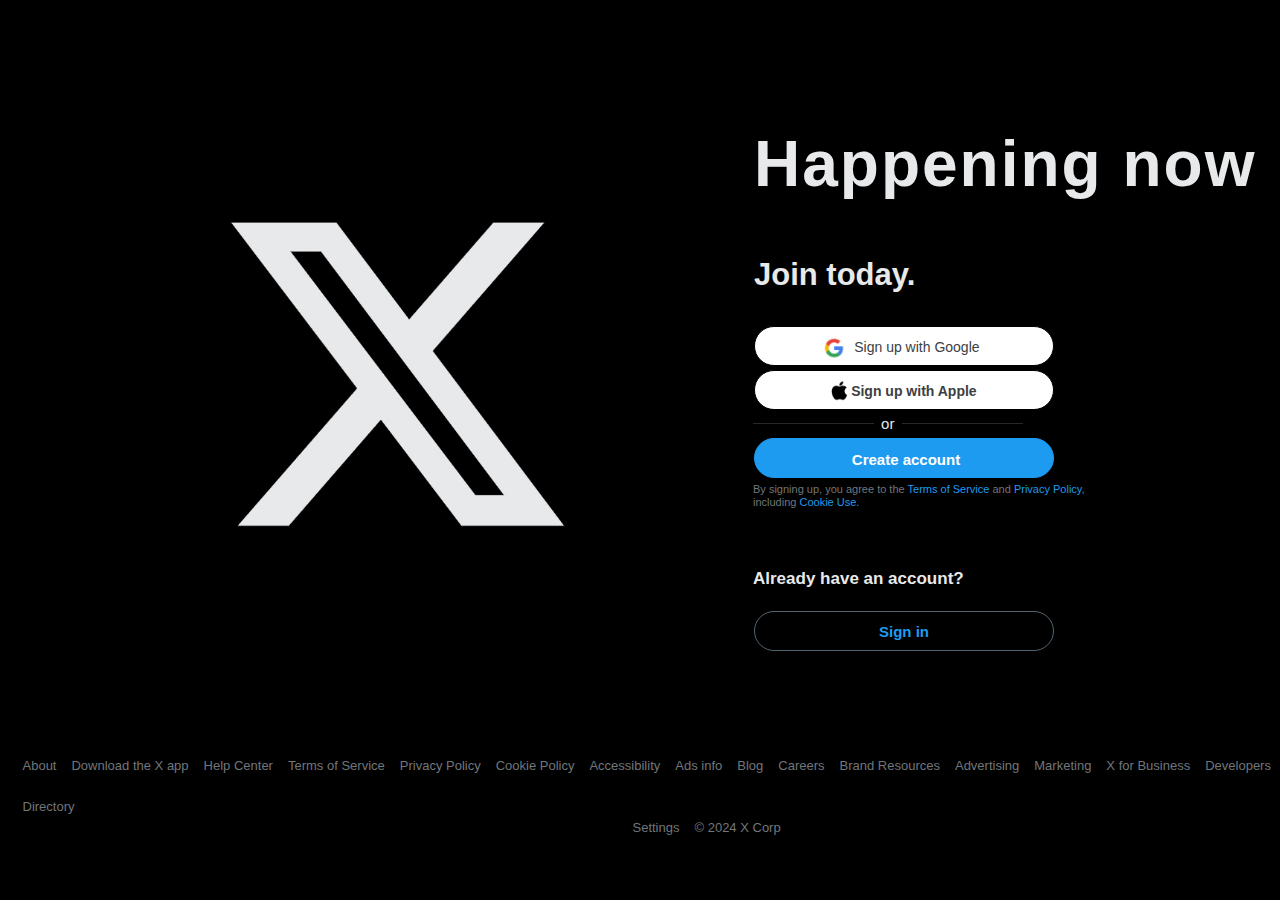
<file: index.html>
<!DOCTYPE html>
<html lang="en">
<head>
    <meta charset="UTF-8">
    <meta name="viewport" content="width=device-width, initial-scale=1.0">
    <title>X. It's what's happening / X </title>
    <link rel="stylesheet" href="index.css" type="text/css">
</head>
<body>
    <div class="main">
        <div class="header">
            <div class="right">
                <img class="x_logo" src="x_logo.jpeg" alt="">
            </div>
            <div class="left">
                <div class="heading-div">
                    <p class="heading">Happening now</p>
                </div>
                <div class="heading-bottom-div">
                    <p class="join">Join today.</p>
                    <form action="">
                        <button class="btn clr google_btn">
                            <div class="google_img"><img class="google_logo" src="google-logo.webp" alt=""></div>
                            <div class="google_txt"><p class="sign_up">Sign up with Google</p></div>
                        </button>
                        <button class="btn apple_btn clr">
                            <div class="apple_img"><img class="apple_logo" src="apple-logo.png" alt=""></div>
                            <div class="apple_txt"><p class="sign_apple_txt sign_up">Sign up with Apple</p></div>
                        </button>
                    </form>
                    <div class="line">
                        <div class="lines"><hr color="#282828" class="hr-line"></div>
                        <div class="or">or</div>
                        <div class="lines"><hr color="#282828" class="hr-line"></div>
                    </div>
                    <div class="sign_up_btn">
                        <button class="btn create_acc_btn"><p class="sign_up create_acc_txt">Create account</p></button>
                    </div>
                    <p class="text">By signing up, you agree to the <a href="" class="text_link">Terms of Service</a> and <a class="text_link" href="">Privacy Policy</a>, including <a class="text_link" href="">Cookie Use.</a></p>
                    <p class="already_txt">Already have an account?</p>
                    <button class="btn sign_btn">Sign in</button>
                </div>
            </div>
        </div>
        <div class="footer">
            <div class="footer1">
                <div class="footer_link"><a class="footer_txt" href=""><p>About</p></a></div>
                <div class="footer_link"><a class="footer_txt" href=""><p>Download the X app</p></a></div>
                <div class="footer_link"><a class="footer_txt" href=""><p>Help Center</p></a></div>
                <div class="footer_link"><a class="footer_txt" href=""><p>Terms of Service</p></a></div>
                <div class="footer_link"><a class="footer_txt" href=""><p>Privacy Policy</p></a></div>
                <div class="footer_link"><a class="footer_txt" href=""><p>Cookie Policy</p></a></div>
                <div class="footer_link"><a class="footer_txt" href=""><p>Accessibility</p></a></div>
                <div class="footer_link"><a class="footer_txt" href=""><p>Ads info</p></a></div>
                <div class="footer_link"><a class="footer_txt" href=""><p>Blog</p></a></div>
                <div class="footer_link"><a class="footer_txt" href=""><p>Careers</p></a></div>
                <div class="footer_link"><a class="footer_txt" href=""><p>Brand Resources</p></a></div>
                <div class="footer_link"><a class="footer_txt" href=""><p>Advertising</p></a></div>
                <div class="footer_link"><a class="footer_txt" href=""><p>Marketing</p></a></div>
                <div class="footer_link"><a class="footer_txt" href=""><p>X for Business</p></a></div>
                <div class="footer_link"><a class="footer_txt" href=""><p>Developers</p></a></div>
                <div class="footer_link"><a class="footer_txt" href=""><p>Directory</p></a></div>
                
            </div>
            <div class="footer2">
                <div class="footer_link"><a class="footer_txt" href=""><p>Settings</p></a></div>
                <div class="footer_link"><p class="footer_txt">© 2024 X Corp</p></div>
            </div>
        </div>
    </div>
</body>
</html>
</file>
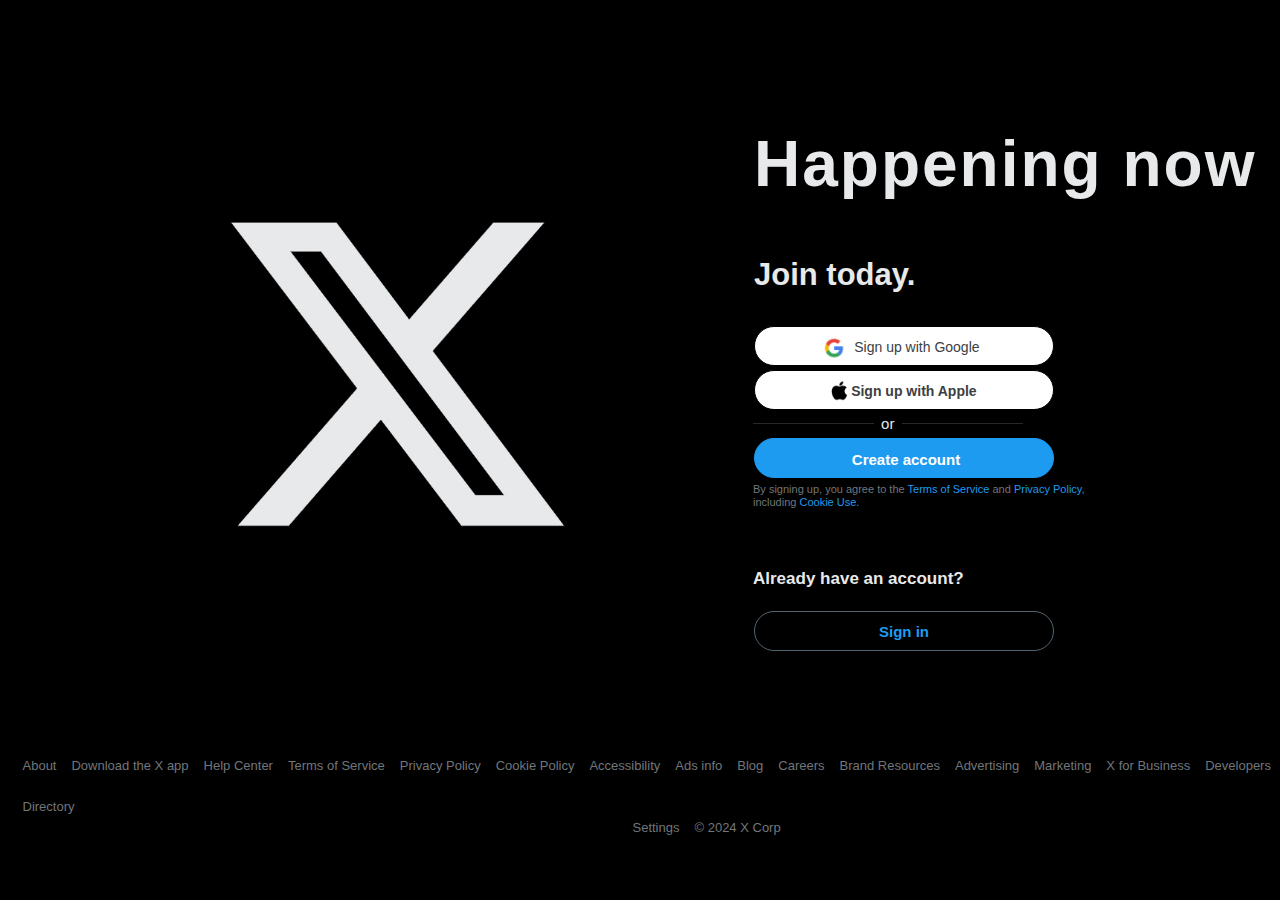
<file: x-home.html>
<!DOCTYPE html>
<html lang="en">
<head>
    <meta charset="UTF-8">
    <meta name="viewport" content="width=device-width, initial-scale=1.0">
    <title>X. It's what's happening / X </title>
    <link rel="stylesheet" href="x-home.css" type="text/css">
</head>
<body>
    <div class="main">
        <div class="header">
            <div class="right">
                <img class="x_logo" src="x_logo.jpeg" alt="">
            </div>
            <div class="left">
                <div class="heading-div">
                    <p class="heading">Happening now</p>
                </div>
                <div class="heading-bottom-div">
                    <p class="join">Join today.</p>
                    <form action="">
                        <button class="btn clr google_btn">
                            <div class="google_img"><img class="google_logo" src="google-logo.webp" alt=""></div>
                            <div class="google_txt"><p class="sign_up">Sign up with Google</p></div>
                        </button>
                        <button class="btn apple_btn clr">
                            <div class="apple_img"><img class="apple_logo" src="apple-logo.png" alt=""></div>
                            <div class="apple_txt"><p class="sign_apple_txt sign_up">Sign up with Apple</p></div>
                        </button>
                    </form>
                    <div class="line">
                        <div class="lines"><hr color="#282828" class="hr-line"></div>
                        <div class="or">or</div>
                        <div class="lines"><hr color="#282828" class="hr-line"></div>
                    </div>
                    <div class="sign_up_btn">
                        <button class="btn create_acc_btn"><p class="sign_up create_acc_txt">Create account</p></button>
                    </div>
                    <p class="text">By signing up, you agree to the <a href="" class="text_link">Terms of Service</a> and <a class="text_link" href="">Privacy Policy</a>, including <a class="text_link" href="">Cookie Use.</a></p>
                    <p class="already_txt">Already have an account?</p>
                    <button class="btn sign_btn">Sign in</button>
                </div>
            </div>
        </div>
        <div class="footer">
            <div class="footer1">
                <div class="footer_link"><a class="footer_txt" href=""><p>About</p></a></div>
                <div class="footer_link"><a class="footer_txt" href=""><p>Download the X app</p></a></div>
                <div class="footer_link"><a class="footer_txt" href=""><p>Help Center</p></a></div>
                <div class="footer_link"><a class="footer_txt" href=""><p>Terms of Service</p></a></div>
                <div class="footer_link"><a class="footer_txt" href=""><p>Privacy Policy</p></a></div>
                <div class="footer_link"><a class="footer_txt" href=""><p>Cookie Policy</p></a></div>
                <div class="footer_link"><a class="footer_txt" href=""><p>Accessibility</p></a></div>
                <div class="footer_link"><a class="footer_txt" href=""><p>Ads info</p></a></div>
                <div class="footer_link"><a class="footer_txt" href=""><p>Blog</p></a></div>
                <div class="footer_link"><a class="footer_txt" href=""><p>Careers</p></a></div>
                <div class="footer_link"><a class="footer_txt" href=""><p>Brand Resources</p></a></div>
                <div class="footer_link"><a class="footer_txt" href=""><p>Advertising</p></a></div>
                <div class="footer_link"><a class="footer_txt" href=""><p>Marketing</p></a></div>
                <div class="footer_link"><a class="footer_txt" href=""><p>X for Business</p></a></div>
                <div class="footer_link"><a class="footer_txt" href=""><p>Developers</p></a></div>
                <div class="footer_link"><a class="footer_txt" href=""><p>Directory</p></a></div>
                
            </div>
            <div class="footer2">
                <div class="footer_link"><a class="footer_txt" href=""><p>Settings</p></a></div>
                <div class="footer_link"><p class="footer_txt">© 2024 X Corp</p></div>
            </div>
        </div>
    </div>
</body>
</html>
</file>
<file: index.css>
body{
    margin: 0;
    width: 100%;
    background-color: black;
    overflow-x: hidden;
    font-family: -apple-system, BlinkMacSystemFont, "Segoe UI", Roboto, Helvetica, Arial, sans-serif;
    /* font-family: TwitterChirp, -apple-system, BlinkMacSystemFont, "Segoe UI", Roboto, Helvetica, Arial, sans-serif; */
    /* color-scheme: dark; */
    /* font-family: TwitterChirpExtendedHeavy, Verdana, -apple-system, BlinkMacSystemFont, "Segoe UI", Roboto, Helvetica, Arial, sans-serif; */
}
.main{
    background-color: black;
    height: 820px;
    width: 100%;
}

.header{
    width: 100%;
    height: 680px; 
}
.footer{
    margin-top: 65px;
    width: 100%;
    height: 80px;
}
.right{
    width: 45%;
    float: left;
}
.x_logo{
    width: 575px;
    height: 527px;
    margin-top: 102px;
    margin-left: 122px;
}
.left{
    width: 55%;
    float: left;
}
.heading-div{
    width: 100%;
    height: 200px;
    float: left;
}
.heading{
    color: rgb(231, 233, 234);
    font-size: 64px;
    letter-spacing: 2px;
    margin-left: 178px;
    margin-top: 127px;
    font-weight: 900;
    text-decoration-line: none;
}
.heading-bottom-div{
    width: 100%;
    height: 480px;
    float: left;
}
.join{
    color: rgb(231, 233, 234);
    font-size: 31px;
    margin-left: 178px;
    font-weight: 800;
    margin-top: 57px;
}
.google_btn{
    margin-top: 2px;
}
.btn{
    width: 300px;
    height: 40px;
    border-radius: 20px;
    border-width: 0.5px;
    margin-left: 178px;
    cursor: pointer;
    border-style: solid;
}
.clr{
    background-color: white;
}
.google_img{
    margin-left: 58px;
    width: 8%;
    float: left;
}
.google_logo{
    width: 30px;
    padding-right: 159px;
    padding-top: 5px;
}
.google_txt{
    width: 46%;
    float: left;
    margin-top: -3px;
}
.apple_btn{
    margin-top: 2px;
}
.sign_up{
    width: 140px;
    font-family: "Google Sans", arial, sans-serif;
    font-weight: 400;
    color: #3c4043;
    font-size: 14px;
    margin-left: 5px;
}
.apple_img{
    margin-left: 50px;
    width: 8%;
    float: left;
}
.apple_logo{
    width: 37px;
    padding-right: 159px;
    padding-top: 8px;
    margin-left: 10px;
}
.apple_txt{
    width: 46%;
    float: left;
}
.sign_apple_txt{
    margin-top: 11px;
    font-weight: 700;
    margin-left: 10px;
}
.line{
    width: 40%;
    margin-left: 177px;
    margin-top: 3px;
}
.lines{
    width: 43%;
    float: left;
}
.hr-line{
    height: 1px;
    border: none;
}
.or{
    width: 5%;
    color: rgb(231, 233, 234);
    float: left;
    margin-left: 7px;
    margin-right: 7px;
    font-size: 15px;
}

.create_acc_btn{
    background-color: #1D9BF0;
    margin-top: 6px;
    border-color: #1D9BF0;
}
.create_acc_btn:hover{
    background: #0894f2;
}

.create_acc_txt{
    color: rgb(255, 255, 255);
    font-size: 15px;
    margin-top: 11px;
    font-weight: 700;
    margin-left: 75px;
}
.text{
    color: rgb(113, 118, 123);
    width: 350px;
    line-height: 13px;
    font-size: 11px;
    margin-left: 177px;
    margin-top: 5px;
    font-weight: 400;
}
.text_link{
    color:rgb(29, 155, 240);
    text-decoration: none;
}
.already_txt{
    color: rgb(231, 233, 234);
    margin-left: 177px;
    font-size: 17px;
    font-weight: 700;
    margin-top: 60px;
}
sign_up_btn{
    width: 10%;
    margin-left: 177px;

}
.sign_btn{
    background-color: black;
    color:rgb(29, 155, 240);
    border-color: rgb(83, 100, 113);
    font-size: 15px;
    font-weight: 700;
    
    margin-top: 5px;
    margin-right: 50px;
}
.sign_btn:hover{
    background: #1a1a1a;
}
.footer1{
    width: 100%;
    float: left;
    margin-left: 15px
}
.footer2{
    width: 800px;
    float: left;
    margin-left: 625px;
    margin-top: -20px;
}
.footer_link{
    float: left;
    padding-left: 7.5px;
    padding-right: 7.5px;
}
/* .footer_link2{
    float: left;
    padding-left: 7.5px;
    padding-right: 7.5px;
} */
.footer_txt{
    text-decoration: none;
    color: rgb(113, 118, 123);
    font-size: 13px;
}
@media (max-width:400px) and (max-height:700px) {
    
    .header{
        width: 380px;
        height: 500px;
    }
    .right{
        width: 380px;
        height: 70px;
    }
    .right{
        width: 380px;
        height: 430px;
    }
    .x_logo{
        width: 50px;
        height: 50px;
        margin-top: 30px;
        margin-left: 40px;
    }
    .left{
        width: 380px;
        height: 430px;
    }
    .heading-div{
        width: 380px;
        height: 80px;
    }
    .heading{
        font-size: 27px;
        font-weight: 700;
        margin-left: 40px;
    }
    .heading-bottom-div{
        width: 380px;
        height: 450px;
    }
    .join{
        font-size: 20px;
        font-weight: 600;
        margin-left: 40px;
    }
    .btn{
        width: 250px;
        width: 30px;
    }
    .line{
        width: 250px;
    }
    .lines{
        width: 120px;
    }
    .text{
        font-size: 11px;
        margin-left: 40px;
    }
    .already_txt{
        font-size: 16px;
        font-weight: 500;
        margin-left: 40px;
    }
    .footer{
        width: 380px;
        height: 200px;
    }
    .footer_txt{
        font-size: 11px;
    }
}
</file>
<file: x-home.css>
body{
    margin: 0;
    width: 100%;
    background-color: black;
    overflow-x: hidden;
    font-family: -apple-system, BlinkMacSystemFont, "Segoe UI", Roboto, Helvetica, Arial, sans-serif;
    /* font-family: TwitterChirp, -apple-system, BlinkMacSystemFont, "Segoe UI", Roboto, Helvetica, Arial, sans-serif; */
    /* color-scheme: dark; */
    /* font-family: TwitterChirpExtendedHeavy, Verdana, -apple-system, BlinkMacSystemFont, "Segoe UI", Roboto, Helvetica, Arial, sans-serif; */
}
.main{
    background-color: black;
    height: 820px;
    width: 100%;
}

.header{
    width: 100%;
    height: 680px; 
}
.footer{
    margin-top: 65px;
    width: 100%;
    height: 80px;
}
.right{
    width: 45%;
    float: left;
}
.x_logo{
    width: 575px;
    height: 527px;
    margin-top: 102px;
    margin-left: 122px;
}
.left{
    width: 55%;
    float: left;
}
.heading-div{
    width: 100%;
    height: 200px;
    float: left;
}
.heading{
    color: rgb(231, 233, 234);
    font-size: 64px;
    letter-spacing: 2px;
    margin-left: 178px;
    margin-top: 127px;
    font-weight: 900;
    text-decoration-line: none;
}
.heading-bottom-div{
    width: 100%;
    height: 480px;
    float: left;
}
.join{
    color: rgb(231, 233, 234);
    font-size: 31px;
    margin-left: 178px;
    font-weight: 800;
    margin-top: 57px;
}
.google_btn{
    margin-top: 2px;
}
.btn{
    width: 300px;
    height: 40px;
    border-radius: 20px;
    border-width: 0.5px;
    margin-left: 178px;
    cursor: pointer;
    border-style: solid;
}
.clr{
    background-color: white;
}
.google_img{
    margin-left: 58px;
    width: 8%;
    float: left;
}
.google_logo{
    width: 30px;
    padding-right: 159px;
    padding-top: 5px;
}
.google_txt{
    width: 46%;
    float: left;
    margin-top: -3px;
}
.apple_btn{
    margin-top: 2px;
}
.sign_up{
    width: 140px;
    font-family: "Google Sans", arial, sans-serif;
    font-weight: 400;
    color: #3c4043;
    font-size: 14px;
    margin-left: 5px;
}
.apple_img{
    margin-left: 50px;
    width: 8%;
    float: left;
}
.apple_logo{
    width: 37px;
    padding-right: 159px;
    padding-top: 8px;
    margin-left: 10px;
}
.apple_txt{
    width: 46%;
    float: left;
}
.sign_apple_txt{
    margin-top: 11px;
    font-weight: 700;
    margin-left: 10px;
}
.line{
    width: 40%;
    margin-left: 177px;
    margin-top: 3px;
}
.lines{
    width: 43%;
    float: left;
}
.hr-line{
    height: 1px;
    border: none;
}
.or{
    width: 5%;
    color: rgb(231, 233, 234);
    float: left;
    margin-left: 7px;
    margin-right: 7px;
    font-size: 15px;
}

.create_acc_btn{
    background-color: #1D9BF0;
    margin-top: 6px;
    border-color: #1D9BF0;
}
.create_acc_btn:hover{
    background: #0894f2;
}

.create_acc_txt{
    color: rgb(255, 255, 255);
    font-size: 15px;
    margin-top: 11px;
    font-weight: 700;
    margin-left: 75px;
}
.text{
    color: rgb(113, 118, 123);
    width: 350px;
    line-height: 13px;
    font-size: 11px;
    margin-left: 177px;
    margin-top: 5px;
    font-weight: 400;
}
.text_link{
    color:rgb(29, 155, 240);
    text-decoration: none;
}
.already_txt{
    color: rgb(231, 233, 234);
    margin-left: 177px;
    font-size: 17px;
    font-weight: 700;
    margin-top: 60px;
}
sign_up_btn{
    width: 10%;
    margin-left: 177px;

}
.sign_btn{
    background-color: black;
    color:rgb(29, 155, 240);
    border-color: rgb(83, 100, 113);
    font-size: 15px;
    font-weight: 700;
    
    margin-top: 5px;
    margin-right: 50px;
}
.sign_btn:hover{
    background: #1a1a1a;
}
.footer1{
    width: 100%;
    float: left;
    margin-left: 15px
}
.footer2{
    width: 800px;
    float: left;
    margin-left: 625px;
    margin-top: -20px;
}
.footer_link{
    float: left;
    padding-left: 7.5px;
    padding-right: 7.5px;
}
/* .footer_link2{
    float: left;
    padding-left: 7.5px;
    padding-right: 7.5px;
} */
.footer_txt{
    text-decoration: none;
    color: rgb(113, 118, 123);
    font-size: 13px;
}
@media (max-width:400px) and (max-height:700px) {
    
    .header{
        width: 380px;
        height: 500px;
    }
    .right{
        width: 380px;
        height: 70px;
    }
    .right{
        width: 380px;
        height: 430px;
    }
    .x_logo{
        width: 50px;
        height: 50px;
        margin-top: 30px;
        margin-left: 40px;
    }
    .left{
        width: 380px;
        height: 430px;
    }
    .heading-div{
        width: 380px;
        height: 80px;
    }
    .heading{
        font-size: 27px;
        font-weight: 700;
        margin-left: 40px;
    }
    .heading-bottom-div{
        width: 380px;
        height: 450px;
    }
    .join{
        font-size: 20px;
        font-weight: 600;
        margin-left: 40px;
    }
    .btn{
        width: 250px;
        width: 30px;
    }
    .line{
        width: 250px;
    }
    .lines{
        width: 120px;
    }
    .text{
        font-size: 11px;
        margin-left: 40px;
    }
    .already_txt{
        font-size: 16px;
        font-weight: 500;
        margin-left: 40px;
    }
    .footer{
        width: 380px;
        height: 200px;
    }
    .footer_txt{
        font-size: 11px;
    }
}
</file>
